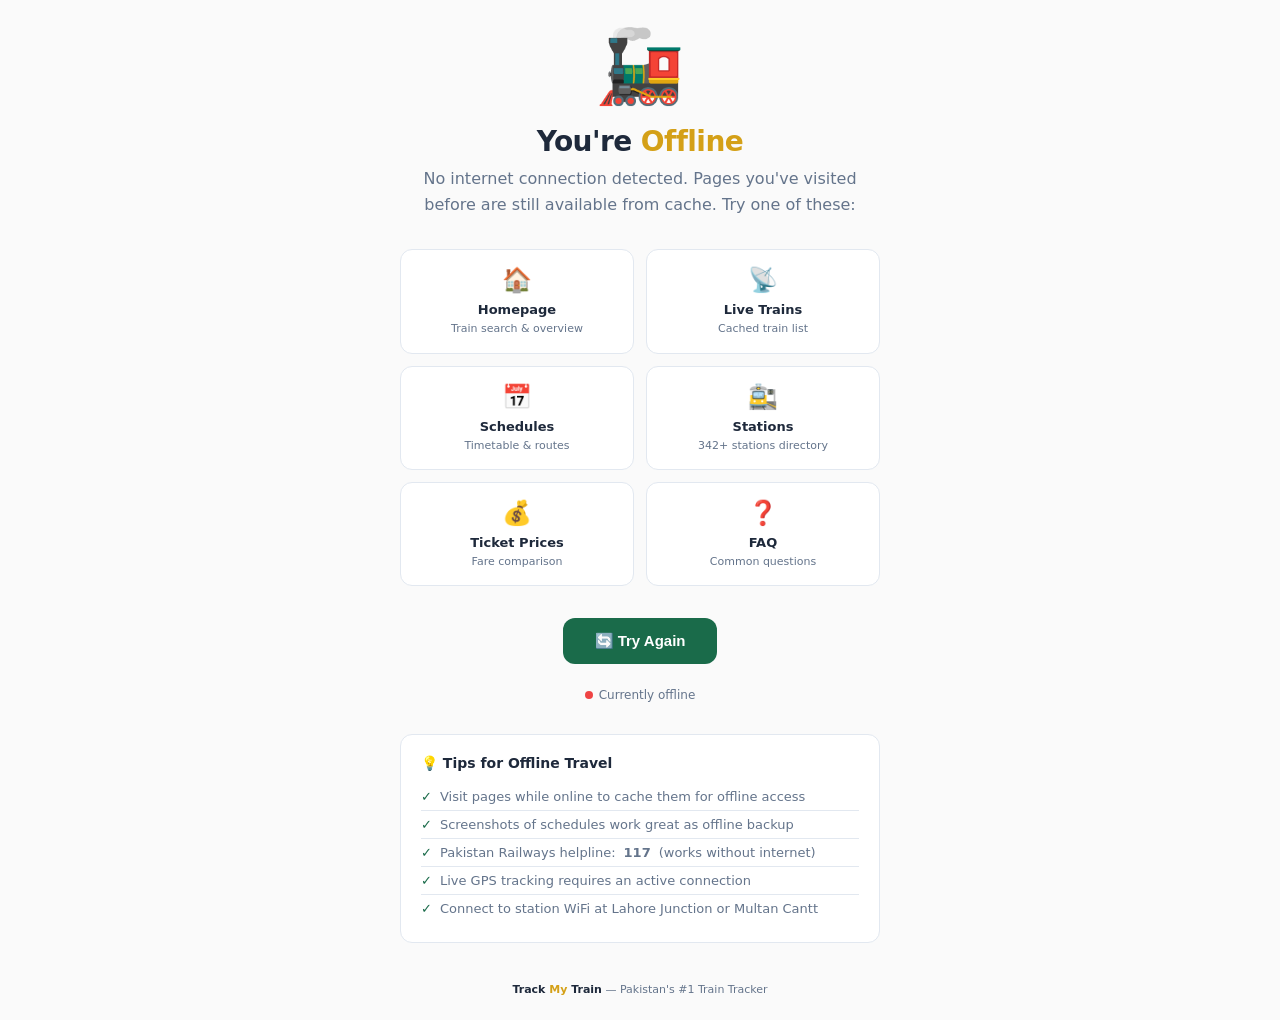
<file: public/offline.html>
<!DOCTYPE html>
<html lang="en" dir="ltr">
<head>
  <meta charset="UTF-8" />
  <meta name="viewport" content="width=device-width, initial-scale=1.0" />
  <title>Offline — Track My Train</title>
  <style>
    :root { --bg: #fafafa; --fg: #1e293b; --primary: #1a6b4a; --accent: #d4a017; --muted: #64748b; --card: #fff; --border: #e2e8f0; }
    @media (prefers-color-scheme: dark) { :root { --bg: #0c1a14; --fg: #e2e8f0; --primary: #22c55e; --accent: #d4a017; --muted: #94a3b8; --card: #112119; --border: #1e3a2c; } }
    * { box-sizing: border-box; margin: 0; padding: 0; }
    body { font-family: 'Inter', system-ui, -apple-system, sans-serif; background: var(--bg); color: var(--fg); min-height: 100vh; display: flex; flex-direction: column; align-items: center; justify-content: center; padding: 24px; }
    .container { max-width: 480px; text-align: center; }
    .icon { font-size: 72px; margin-bottom: 16px; animation: float 3s ease-in-out infinite; }
    @keyframes float { 0%, 100% { transform: translateY(0); } 50% { transform: translateY(-10px); } }
    h1 { font-size: 28px; font-weight: 900; margin-bottom: 8px; letter-spacing: -0.02em; }
    h1 span { color: var(--accent); }
    .subtitle { font-size: 16px; color: var(--muted); line-height: 1.6; margin-bottom: 32px; }
    .card-grid { display: grid; grid-template-columns: 1fr 1fr; gap: 12px; margin-bottom: 32px; }
    .card { background: var(--card); border: 1px solid var(--border); border-radius: 12px; padding: 16px 12px; text-decoration: none; color: var(--fg); transition: all 0.2s; }
    .card:hover { border-color: var(--primary); transform: translateY(-2px); box-shadow: 0 4px 12px rgba(0,0,0,0.1); }
    .card-icon { font-size: 24px; margin-bottom: 8px; }
    .card-title { font-size: 13px; font-weight: 700; margin-bottom: 4px; }
    .card-desc { font-size: 11px; color: var(--muted); line-height: 1.4; }
    .retry-btn { display: inline-flex; align-items: center; gap: 8px; padding: 14px 32px; border-radius: 12px; background: var(--primary); color: #fff; font-weight: 700; font-size: 15px; border: none; cursor: pointer; transition: all 0.2s; }
    .retry-btn:hover { opacity: 0.9; transform: scale(1.02); }
    .status { margin-top: 24px; font-size: 12px; color: var(--muted); }
    .status-dot { display: inline-block; width: 8px; height: 8px; border-radius: 50%; background: #ef4444; margin-right: 6px; }
    .tips { margin-top: 32px; text-align: left; background: var(--card); border: 1px solid var(--border); border-radius: 12px; padding: 20px; }
    .tips h3 { font-size: 14px; font-weight: 700; margin-bottom: 12px; }
    .tips ul { list-style: none; padding: 0; }
    .tips li { font-size: 13px; color: var(--muted); padding: 6px 0; border-bottom: 1px solid var(--border); display: flex; align-items: flex-start; gap: 8px; }
    .tips li:last-child { border-bottom: none; }
    .tips li::before { content: "✓"; color: var(--primary); font-weight: 700; flex-shrink: 0; }
    .brand { margin-top: 40px; font-size: 11px; color: var(--muted); }
    .brand strong { color: var(--fg); }
    .brand span { color: var(--accent); }
  </style>
</head>
<body>
  <div class="container">
    <div class="icon">🚂</div>
    <h1>You're <span>Offline</span></h1>
    <p class="subtitle">No internet connection detected. Pages you've visited before are still available from cache. Try one of these:</p>

    <div class="card-grid">
      <a href="/" class="card">
        <div class="card-icon">🏠</div>
        <div class="card-title">Homepage</div>
        <div class="card-desc">Train search & overview</div>
      </a>
      <a href="/live-train" class="card">
        <div class="card-icon">📡</div>
        <div class="card-title">Live Trains</div>
        <div class="card-desc">Cached train list</div>
      </a>
      <a href="/train-schedule" class="card">
        <div class="card-icon">📅</div>
        <div class="card-title">Schedules</div>
        <div class="card-desc">Timetable & routes</div>
      </a>
      <a href="/stations" class="card">
        <div class="card-icon">🚉</div>
        <div class="card-title">Stations</div>
        <div class="card-desc">342+ stations directory</div>
      </a>
      <a href="/ticket-pricing" class="card">
        <div class="card-icon">💰</div>
        <div class="card-title">Ticket Prices</div>
        <div class="card-desc">Fare comparison</div>
      </a>
      <a href="/faq" class="card">
        <div class="card-icon">❓</div>
        <div class="card-title">FAQ</div>
        <div class="card-desc">Common questions</div>
      </a>
    </div>

    <button class="retry-btn" onclick="window.location.reload()">
      🔄 Try Again
    </button>

    <div class="status">
      <span class="status-dot"></span>Currently offline
    </div>

    <div class="tips">
      <h3>💡 Tips for Offline Travel</h3>
      <ul>
        <li>Visit pages while online to cache them for offline access</li>
        <li>Screenshots of schedules work great as offline backup</li>
        <li>Pakistan Railways helpline: <strong>117</strong> (works without internet)</li>
        <li>Live GPS tracking requires an active connection</li>
        <li>Connect to station WiFi at Lahore Junction or Multan Cantt</li>
      </ul>
    </div>

    <div class="brand">
      <strong>Track <span>My</span> Train</strong> — Pakistan's #1 Train Tracker
    </div>
  </div>

  <script>
    // Auto-retry when connection comes back
    window.addEventListener('online', () => window.location.reload());
  </script>
</body>
</html>
</file>
